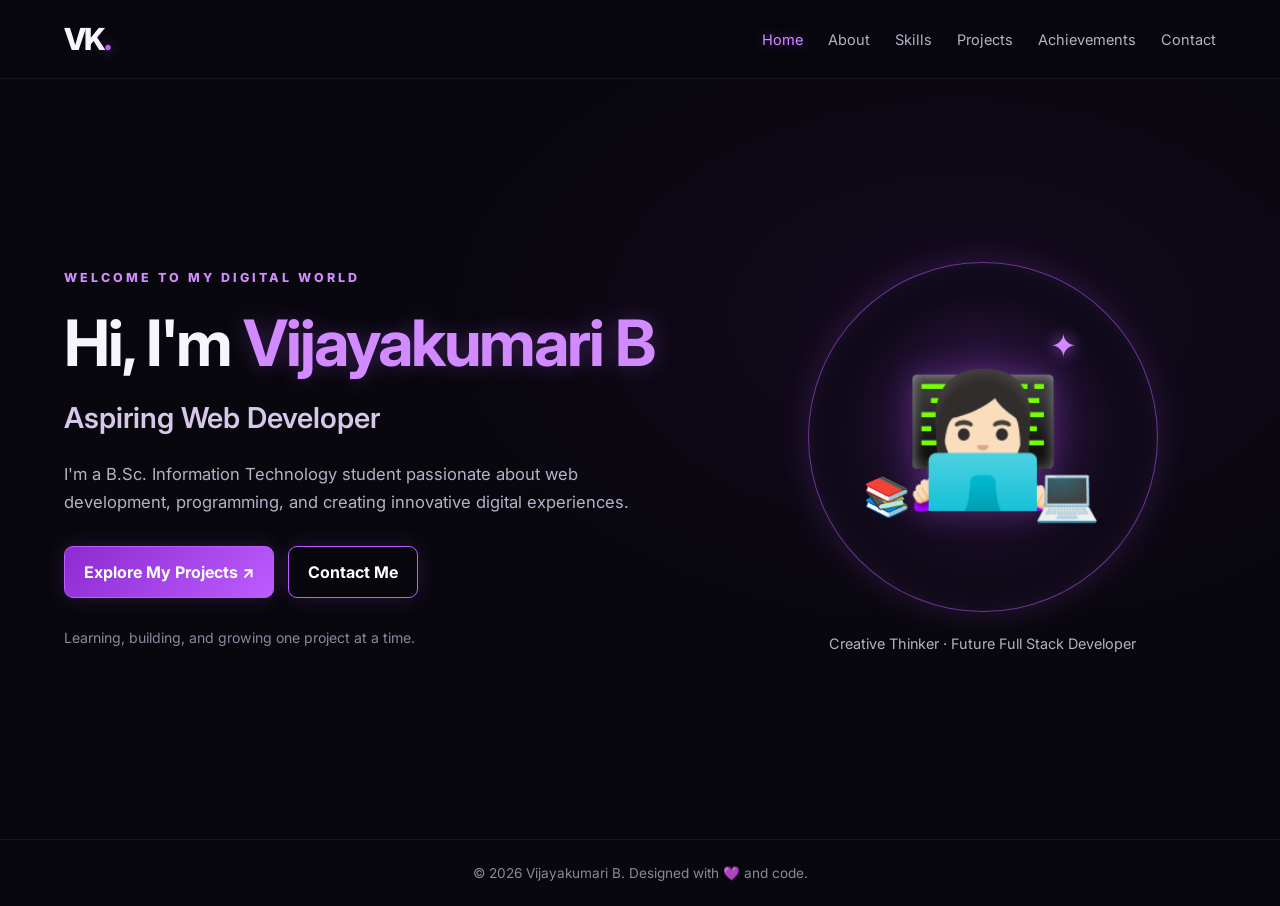
<file: index.html>
<!DOCTYPE html>
<html lang="en">
<head>
    <meta charset="UTF-8">
    <meta name="viewport" content="width=device-width, initial-scale=1.0">

    <title>Vijayakumari | Portfolio</title>

    <link rel="stylesheet" href="style.css">
    <script src="script.js" defer></script>
</head>

<body>

<header class="site-header">
    <nav class="navbar">

        <a href="index.html" class="logo">VK<span>.</span></a>

        <button class="menu-toggle" aria-label="Open navigation"
                aria-expanded="false">☰</button>

        <ul class="nav-links">
            <li><a href="index.html" class="active">Home</a></li>
            <li><a href="about.html">About</a></li>
            <li><a href="skills.html">Skills</a></li>
            <li><a href="projects.html">Projects</a></li>
            <li><a href="achievements.html">Achievements</a></li>
            <li><a href="contact.html">Contact</a></li>
        </ul>

    </nav>
</header>

<main class="hero">

    <section class="hero-text">

        <p class="eyebrow">WELCOME TO MY DIGITAL WORLD</p>

        <h1>
            Hi, I'm <span>Vijayakumari B</span>
        </h1>

        <h2>Aspiring Web Developer</h2>

        <p class="intro">
            I'm a B.Sc. Information Technology student passionate about
            web development, programming, and creating innovative
            digital experiences.
        </p>

        <div class="button-row">

            <a href="projects.html" class="btn">
                Explore My Projects ↗
            </a>

            <a href="contact.html" class="btn btn-outline">
                Contact Me
            </a>

        </div>

        <p class="small-note">
            Learning, building, and growing one project at a time.
        </p>

    </section>

    <section class="hero-art">

        <div class="glow-ring">

            <div class="student-illustration">

                <div class="moon">✦</div>
                <div class="student">👩🏻‍💻</div>
                <div class="laptop">💻</div>
                <div class="book">📚</div>

            </div>

        </div>

        <p class="art-caption">
            Creative Thinker · Future Full Stack Developer
        </p>

    </section>

</main>

<footer class="footer">
    <p>
        © <span class="year"></span> Vijayakumari B.
        Designed with 💜 and code.
    </p>
</footer>

</body>
</html>
</file>
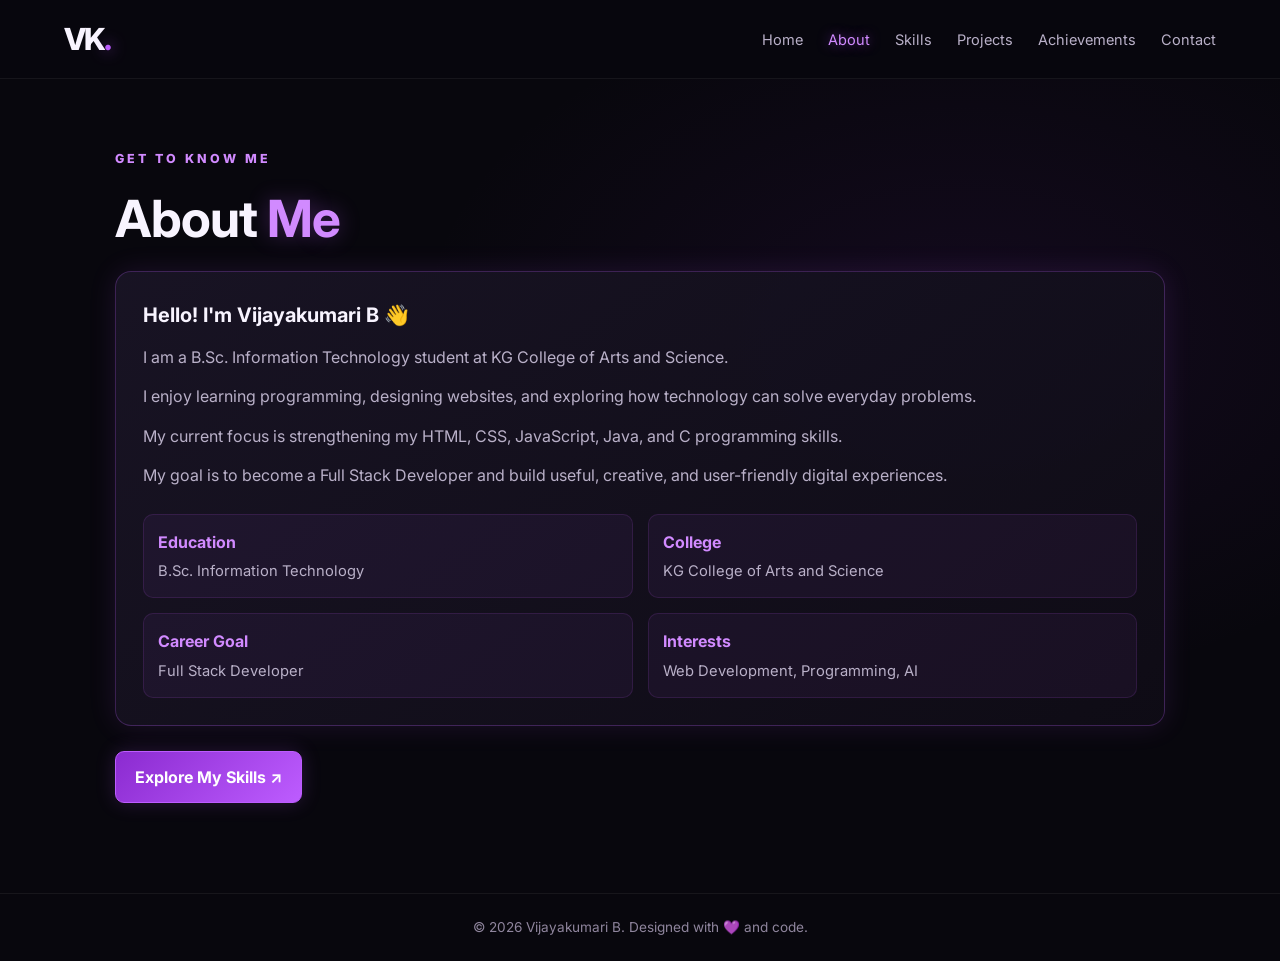
<file: about.html>
<!DOCTYPE html>
<html lang="en">
<head>
    <meta charset="UTF-8">
    <meta name="viewport" content="width=device-width, initial-scale=1.0">

    <title>About Me | Vijayakumari</title>

    <link rel="stylesheet" href="style.css">
    <script src="script.js" defer></script>
</head>

<body>

<header class="site-header">
    <nav class="navbar">

        <a href="index.html" class="logo">VK<span>.</span></a>

        <button class="menu-toggle" aria-label="Open navigation"
                aria-expanded="false">☰</button>

        <ul class="nav-links">
            <li><a href="index.html">Home</a></li>
            <li><a href="about.html" class="active">About</a></li>
            <li><a href="skills.html">Skills</a></li>
            <li><a href="projects.html">Projects</a></li>
            <li><a href="achievements.html">Achievements</a></li>
            <li><a href="contact.html">Contact</a></li>
        </ul>

    </nav>
</header>

<main class="page-content">

    <p class="eyebrow">GET TO KNOW ME</p>

    <h1>About <span>Me</span></h1>

    <div class="content-card">

        <h2>Hello! I'm Vijayakumari B 👋</h2>

        <p>
            I am a B.Sc. Information Technology student at
            KG College of Arts and Science.
        </p>

        <p>
            I enjoy learning programming, designing websites,
            and exploring how technology can solve everyday problems.
        </p>

        <p>
            My current focus is strengthening my HTML, CSS,
            JavaScript, Java, and C programming skills.
        </p>

        <p>
            My goal is to become a Full Stack Developer and build
            useful, creative, and user-friendly digital experiences.
        </p>

        <div class="info-grid">

            <div>
                <strong>Education</strong>
                <span>B.Sc. Information Technology</span>
            </div>

            <div>
                <strong>College</strong>
                <span>KG College of Arts and Science</span>
            </div>

            <div>
                <strong>Career Goal</strong>
                <span>Full Stack Developer</span>
            </div>

            <div>
                <strong>Interests</strong>
                <span>Web Development, Programming, AI</span>
            </div>

        </div>

    </div>

    <a href="skills.html" class="btn page-button">
        Explore My Skills ↗
    </a>

</main>

<footer class="footer">
    <p>© <span class="year"></span> Vijayakumari B. Designed with 💜 and code.</p>
</footer>

</body>
</html>
</file>
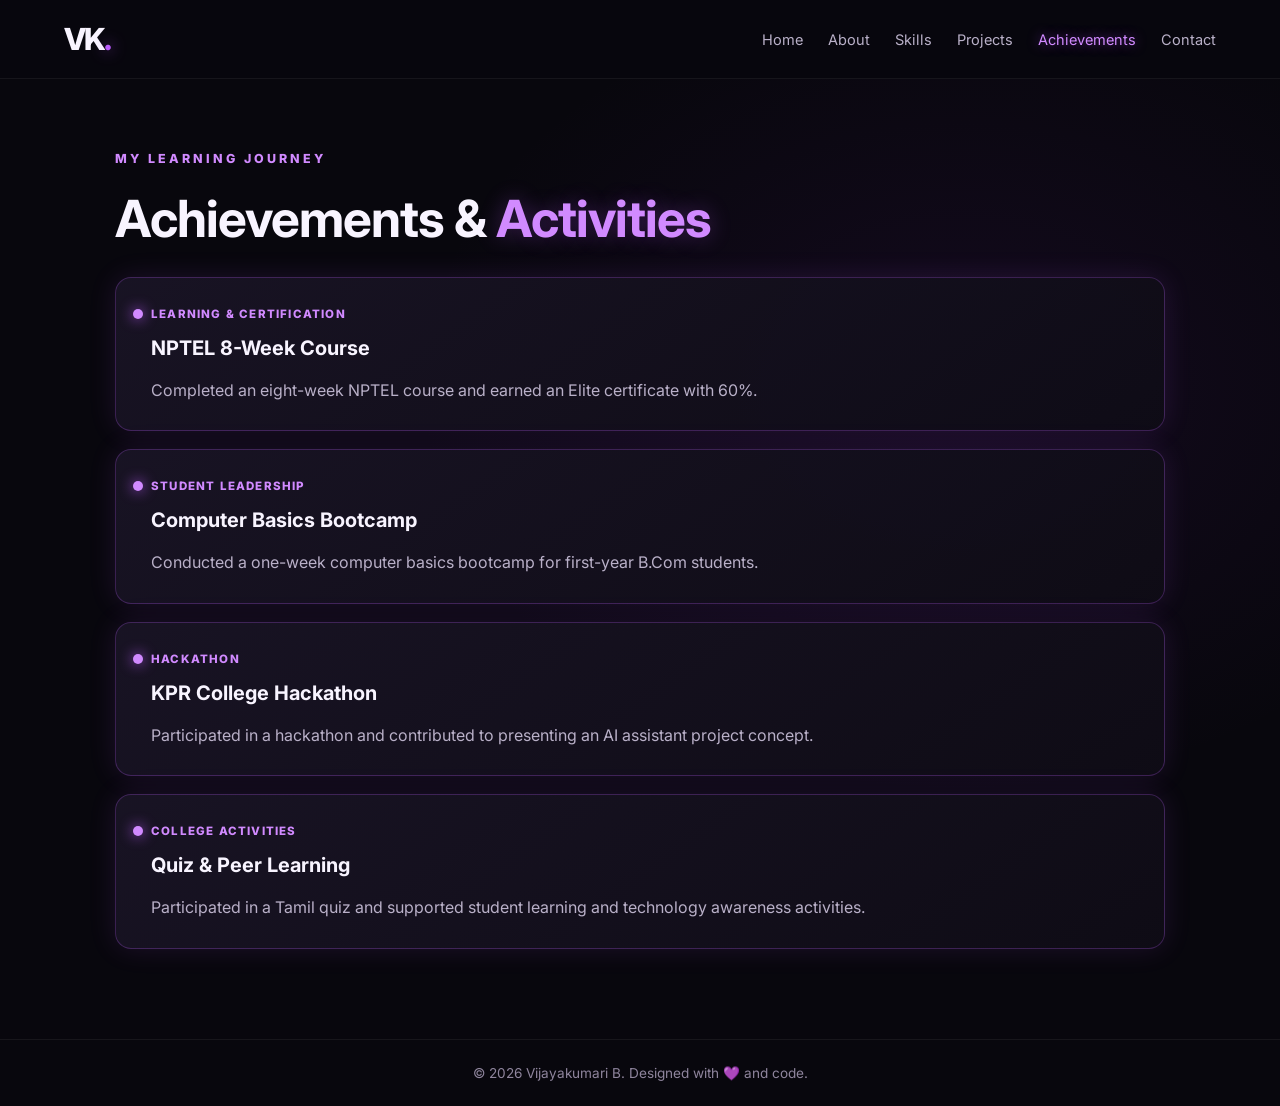
<file: achievements.html>
<!DOCTYPE html>
<html lang="en">
<head>
    <meta charset="UTF-8">
    <meta name="viewport" content="width=device-width, initial-scale=1.0">

    <title>Achievements | Vijayakumari</title>

    <link rel="stylesheet" href="style.css">
    <script src="script.js" defer></script>
</head>

<body>

<header class="site-header">
    <nav class="navbar">

        <a href="index.html" class="logo">VK<span>.</span></a>

        <button class="menu-toggle" aria-label="Open navigation"
                aria-expanded="false">☰</button>

        <ul class="nav-links">
            <li><a href="index.html">Home</a></li>
            <li><a href="about.html">About</a></li>
            <li><a href="skills.html">Skills</a></li>
            <li><a href="projects.html">Projects</a></li>
            <li><a href="achievements.html" class="active">Achievements</a></li>
            <li><a href="contact.html">Contact</a></li>
        </ul>

    </nav>
</header>

<main class="page-content">

    <p class="eyebrow">MY LEARNING JOURNEY</p>

    <h1>Achievements & <span>Activities</span></h1>

    <div class="timeline">

        <article class="content-card timeline-item">
            <span class="timeline-dot"></span>
            <p class="tag">Learning & Certification</p>
            <h2>NPTEL 8-Week Course</h2>
            <p>
                Completed an eight-week NPTEL course and earned
                an Elite certificate with 60%.
            </p>
        </article>

        <article class="content-card timeline-item">
            <span class="timeline-dot"></span>
            <p class="tag">Student Leadership</p>
            <h2>Computer Basics Bootcamp</h2>
            <p>
                Conducted a one-week computer basics bootcamp
                for first-year B.Com students.
            </p>
        </article>

        <article class="content-card timeline-item">
            <span class="timeline-dot"></span>
            <p class="tag">Hackathon</p>
            <h2>KPR College Hackathon</h2>
            <p>
                Participated in a hackathon and contributed to
                presenting an AI assistant project concept.
            </p>
        </article>

        <article class="content-card timeline-item">
            <span class="timeline-dot"></span>
            <p class="tag">College Activities</p>
            <h2>Quiz & Peer Learning</h2>
            <p>
                Participated in a Tamil quiz and supported
                student learning and technology awareness activities.
            </p>
        </article>

    </div>

</main>

<footer class="footer">
    <p>© <span class="year"></span> Vijayakumari B. Designed with 💜 and code.</p>
</footer>

</body>
</html>
</file>
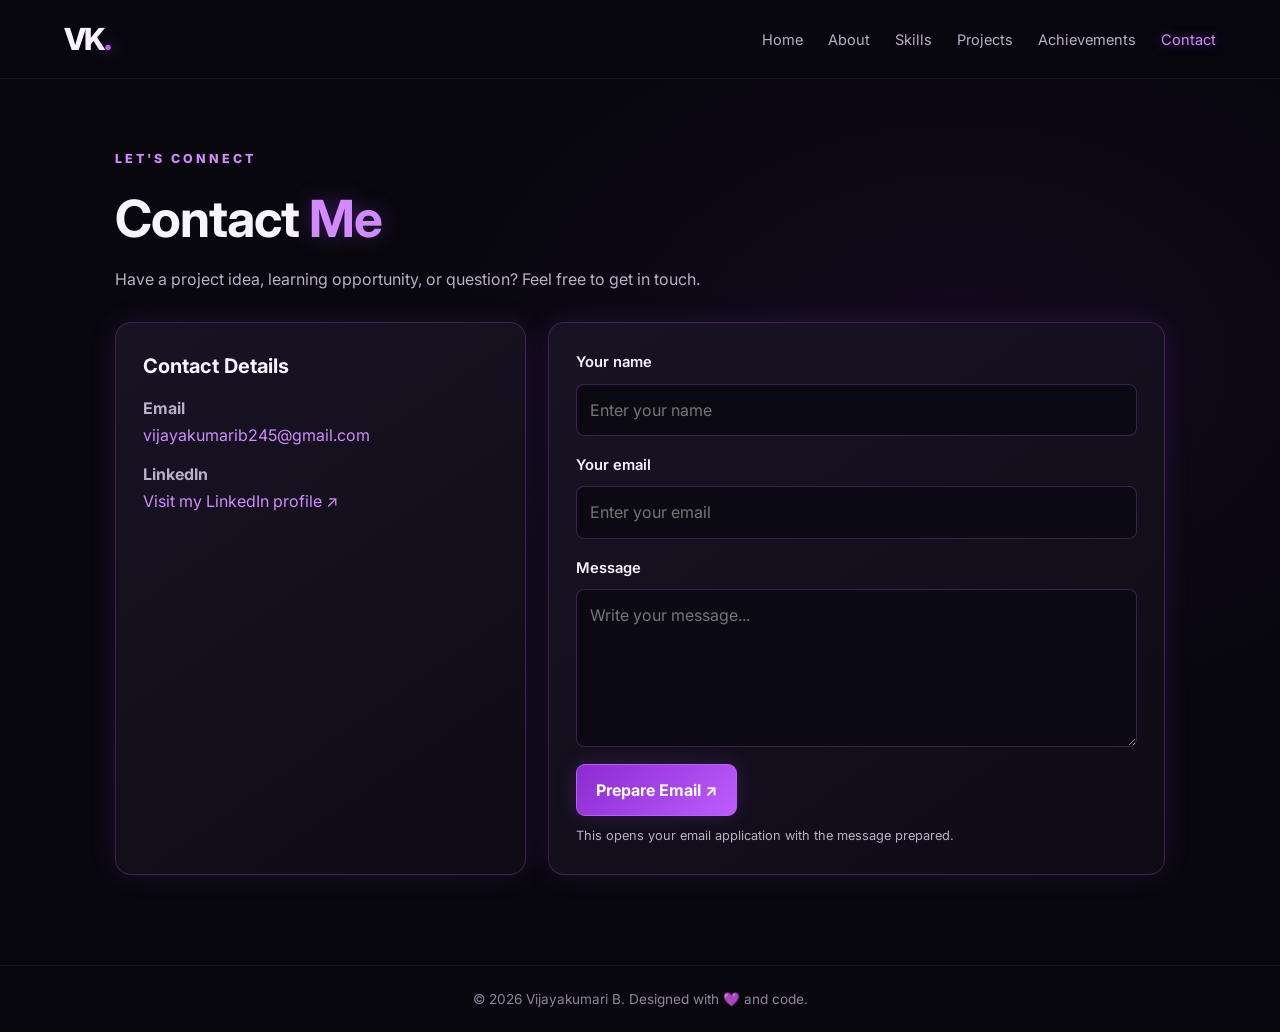
<file: contact.html>
<!DOCTYPE html>
<html lang="en">
<head>
    <meta charset="UTF-8">
    <meta name="viewport" content="width=device-width, initial-scale=1.0">

    <title>Contact | Vijayakumari</title>

    <link rel="stylesheet" href="style.css">
    <script src="script.js" defer></script>
</head>

<body>

<header class="site-header">
    <nav class="navbar">

        <a href="index.html" class="logo">VK<span>.</span></a>

        <button class="menu-toggle" aria-label="Open navigation"
                aria-expanded="false">☰</button>

        <ul class="nav-links">
            <li><a href="index.html">Home</a></li>
            <li><a href="about.html">About</a></li>
            <li><a href="skills.html">Skills</a></li>
            <li><a href="projects.html">Projects</a></li>
            <li><a href="achievements.html">Achievements</a></li>
            <li><a href="contact.html" class="active">Contact</a></li>
        </ul>

    </nav>
</header>

<main class="page-content">

    <p class="eyebrow">LET'S CONNECT</p>

    <h1>Contact <span>Me</span></h1>

    <p class="page-lead">
        Have a project idea, learning opportunity, or question?
        Feel free to get in touch.
    </p>

    <div class="contact-layout">

        <section class="content-card">

            <h2>Contact Details</h2>

            <p>
                <strong>Email</strong><br>
                <a href="mailto:vijayakumarib245@gmail.com">
                    vijayakumarib245@gmail.com
                </a>
            </p>

            <p>
                <strong>LinkedIn</strong><br>
                <a href="https://www.linkedin.com/in/vijayakumari-boopathy-129a94414/"
                   target="_blank" rel="noopener noreferrer">
                    Visit my LinkedIn profile ↗
                </a>
            </p>

        </section>

        <form class="content-card contact-form" id="contactForm">

            <label for="name">Your name</label>
            <input type="text" id="name" name="name"
                   placeholder="Enter your name" required>

            <label for="email">Your email</label>
            <input type="email" id="email" name="email"
                   placeholder="Enter your email" required>

            <label for="message">Message</label>
            <textarea id="message" name="message" rows="5"
                      placeholder="Write your message..." required></textarea>

            <button type="submit" class="btn">Prepare Email ↗</button>

            <p class="form-note">
                This opens your email application with the message prepared.
            </p>

        </form>

    </div>

</main>

<footer class="footer">
    <p>© <span class="year"></span> Vijayakumari B. Designed with 💜 and code.</p>
</footer>

</body>
</html>
</file>
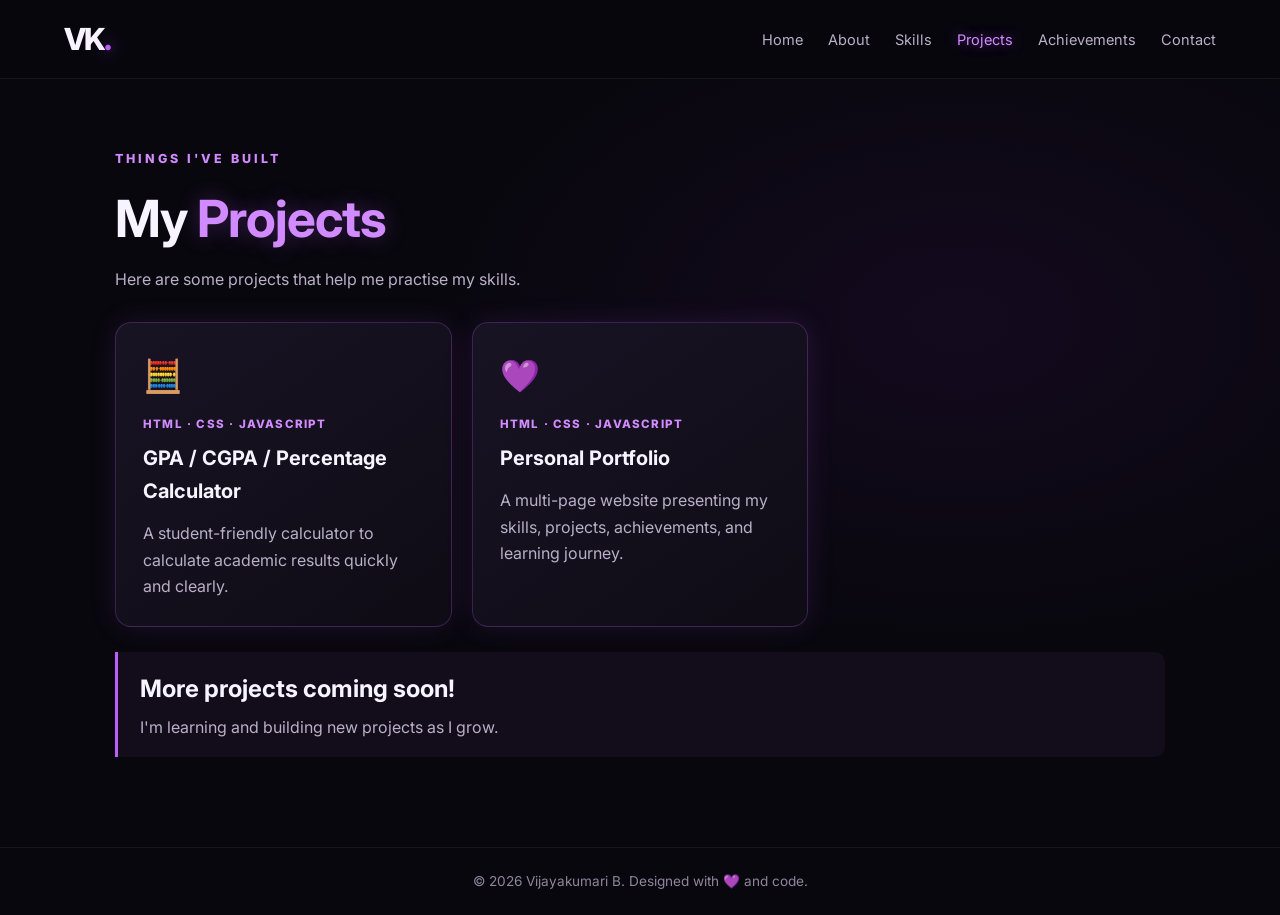
<file: projects.html>
<!DOCTYPE html>
<html lang="en">
<head>
    <meta charset="UTF-8">
    <meta name="viewport" content="width=device-width, initial-scale=1.0">

    <title>Projects | Vijayakumari</title>

    <link rel="stylesheet" href="style.css">
    <script src="script.js" defer></script>
</head>

<body>

<header class="site-header">
    <nav class="navbar">

        <a href="index.html" class="logo">VK<span>.</span></a>

        <button class="menu-toggle" aria-label="Open navigation"
                aria-expanded="false">☰</button>

        <ul class="nav-links">
            <li><a href="index.html">Home</a></li>
            <li><a href="about.html">About</a></li>
            <li><a href="skills.html">Skills</a></li>
            <li><a href="projects.html" class="active">Projects</a></li>
            <li><a href="achievements.html">Achievements</a></li>
            <li><a href="contact.html">Contact</a></li>
        </ul>

    </nav>
</header>

<main class="page-content">

    <p class="eyebrow">THINGS I'VE BUILT</p>

    <h1>My <span>Projects</span></h1>

    <p class="page-lead">
        Here are some projects that help me practise my skills.
    </p>

    <div class="card-grid">

        <article class="content-card project-card">
            <div class="card-icon">🧮</div>
            <p class="tag">HTML · CSS · JavaScript</p>
            <h2>GPA / CGPA / Percentage Calculator</h2>
            <p>
                A student-friendly calculator to calculate academic
                results quickly and clearly.
            </p>
        </article>

        

        <article class="content-card project-card">
            <div class="card-icon">💜</div>
            <p class="tag">HTML · CSS · JavaScript</p>
            <h2>Personal Portfolio</h2>
            <p>
                A multi-page website presenting my skills,
                projects, achievements, and learning journey.
            </p>
        </article>

    </div>

    <div class="callout">
        <h2>More projects coming soon!</h2>
        <p>I'm learning and building new projects as I grow.</p>
    </div>

</main>

<footer class="footer">
    <p>© <span class="year"></span> Vijayakumari B. Designed with 💜 and code.</p>
</footer>

</body>
</html>
</file>
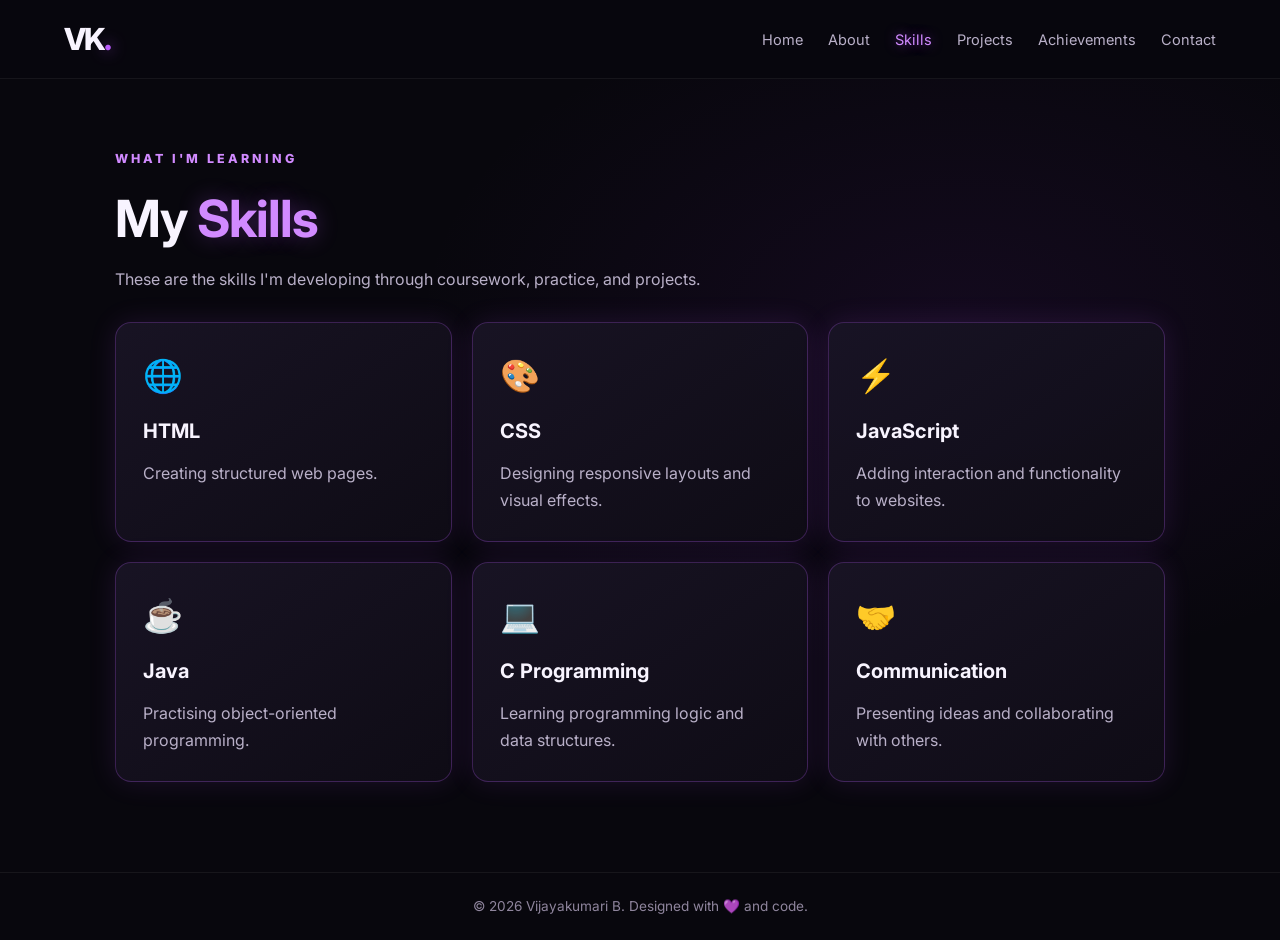
<file: skills.html>
<!DOCTYPE html>
<html lang="en">
<head>
    <meta charset="UTF-8">
    <meta name="viewport" content="width=device-width, initial-scale=1.0">

    <title>Skills | Vijayakumari</title>

    <link rel="stylesheet" href="style.css">
    <script src="script.js" defer></script>
</head>

<body>

<header class="site-header">
    <nav class="navbar">

        <a href="index.html" class="logo">VK<span>.</span></a>

        <button class="menu-toggle" aria-label="Open navigation"
                aria-expanded="false">☰</button>

        <ul class="nav-links">
            <li><a href="index.html">Home</a></li>
            <li><a href="about.html">About</a></li>
            <li><a href="skills.html" class="active">Skills</a></li>
            <li><a href="projects.html">Projects</a></li>
            <li><a href="achievements.html">Achievements</a></li>
            <li><a href="contact.html">Contact</a></li>
        </ul>

    </nav>
</header>

<main class="page-content">

    <p class="eyebrow">WHAT I'M LEARNING</p>

    <h1>My <span>Skills</span></h1>

    <p class="page-lead">
        These are the skills I'm developing through coursework,
        practice, and projects.
    </p>

    <div class="card-grid">

        <article class="content-card skill-card">
            <div class="card-icon">🌐</div>
            <h2>HTML</h2>
            <p>Creating structured web pages.</p>
        </article>

        <article class="content-card skill-card">
            <div class="card-icon">🎨</div>
            <h2>CSS</h2>
            <p>Designing responsive layouts and visual effects.</p>
        </article>

        <article class="content-card skill-card">
            <div class="card-icon">⚡</div>
            <h2>JavaScript</h2>
            <p>Adding interaction and functionality to websites.</p>
        </article>

        <article class="content-card skill-card">
            <div class="card-icon">☕</div>
            <h2>Java</h2>
            <p>Practising object-oriented programming.</p>
        </article>

        <article class="content-card skill-card">
            <div class="card-icon">💻</div>
            <h2>C Programming</h2>
            <p>Learning programming logic and data structures.</p>
        </article>

        <article class="content-card skill-card">
            <div class="card-icon">🤝</div>
            <h2>Communication</h2>
            <p>Presenting ideas and collaborating with others.</p>
        </article>

    </div>

</main>

<footer class="footer">
    <p>© <span class="year"></span> Vijayakumari B. Designed with 💜 and code.</p>
</footer>

</body>
</html>
</file>
<file: style.css>
@import url('https://fonts.googleapis.com/css2?family=Inter:wght@400;500;600;700;800&display=swap');

:root {
    --bg: #08070d;
    --panel: #12101b;
    --purple: #bd5cff;
    --purple-bright: #d18aff;
    --text: #f8f4ff;
    --muted: #b9b0c8;
    --border: rgba(189, 92, 255, 0.25);
}

* {
    box-sizing: border-box;
    margin: 0;
    padding: 0;
}

html {
    scroll-behavior: auto;
}

body {
    min-height: 100vh;
    background:
        radial-gradient(ellipse at 75% 35%, rgba(98, 30, 145, 0.13), transparent 40%),
        var(--bg);
    color: var(--text);
    font-family: 'Inter', Arial, sans-serif;
    line-height: 1.65;
}

a {
    color: inherit;
    text-decoration: none;
}



.site-header {
    border-bottom: 1px solid rgba(255, 255, 255, 0.06);
    background: rgba(8, 7, 13, 0.96);
}

.navbar {
    width: min(1180px, 90%);
    min-height: 78px;
    margin: auto;
    display: flex;
    align-items: center;
    justify-content: space-between;
    gap: 24px;
}

.logo {
    color: var(--text);
    font-size: 1.9rem;
    font-weight: 800;
    letter-spacing: -2px;
}

.logo span {
    color: var(--purple);
    text-shadow: 0 0 15px var(--purple);
}

.nav-links {
    list-style: none;
    display: flex;
    align-items: center;
    gap: 25px;
}

.nav-links a {
    color: var(--muted);
    font-size: 0.91rem;
    transition: color 0.2s, text-shadow 0.2s;
}

.nav-links a:hover,
.nav-links a.active {
    color: var(--purple-bright);
    text-shadow: 0 0 12px rgba(189, 92, 255, 0.55);
}

.menu-toggle {
    display: none;
    color: var(--purple-bright);
    background: transparent;
    border: 1px solid var(--border);
    border-radius: 8px;
    padding: 7px 11px;
    font-size: 1.4rem;
    cursor: pointer;
}



.hero {
    width: min(1180px, 90%);
    min-height: calc(100vh - 140px);
    margin: auto;
    display: grid;
    grid-template-columns: 1.15fr 0.85fr;
    align-items: center;
    gap: 55px;
    padding: 65px 0;
}

.eyebrow {
    color: var(--purple-bright);
    font-size: 0.78rem;
    font-weight: 800;
    letter-spacing: 3px;
    margin-bottom: 18px;
}

.hero h1 {
    font-size: clamp(2.6rem, 5vw, 4.4rem);
    line-height: 1.12;
    letter-spacing: -2px;
    margin-bottom: 15px;
}

.hero h1 span,
.page-content h1 span {
    color: var(--purple-bright);
    text-shadow: 0 0 22px rgba(189, 92, 255, 0.3);
}

.hero h2 {
    font-size: clamp(1.25rem, 2.4vw, 1.8rem);
    color: #d7c8e9;
    font-weight: 600;
    margin-bottom: 20px;
}

.intro {
    max-width: 590px;
    color: var(--muted);
    font-size: 1.04rem;
}

.button-row {
    display: flex;
    flex-wrap: wrap;
    gap: 14px;
    margin-top: 30px;
}

.btn {
    display: inline-flex;
    justify-content: center;
    align-items: center;
    gap: 8px;
    border: 1px solid var(--purple);
    border-radius: 9px;
    padding: 12px 19px;
    color: white;
    background: linear-gradient(135deg, #8b2bd0, #bd5cff);
    font: inherit;
    font-weight: 700;
    cursor: pointer;
    box-shadow: 0 0 20px rgba(189, 92, 255, 0.18);
    transition: transform 0.2s, box-shadow 0.2s;
}

.btn:hover {
    transform: translateY(-2px);
    box-shadow: 0 0 28px rgba(189, 92, 255, 0.38);
}

.btn-outline {
    background: transparent;
}

.small-note {
    margin-top: 28px;
    color: #8f859d;
    font-size: 0.88rem;
}

/* STUDENT ILLUSTRATION */

.hero-art {
    display: flex;
    flex-direction: column;
    align-items: center;
    gap: 20px;
}

.glow-ring {
    width: min(350px, 75vw);
    aspect-ratio: 1;
    border-radius: 50%;
    display: grid;
    place-items: center;
    border: 1px solid rgba(189, 92, 255, 0.55);
    background: radial-gradient(circle, rgba(138, 43, 209, 0.22), rgba(12, 9, 19, 0.95) 68%);
    box-shadow: 0 0 35px rgba(189, 92, 255, 0.18),
                inset 0 0 35px rgba(189, 92, 255, 0.12);
}

.student-illustration {
    position: relative;
    width: 82%;
    height: 82%;
    display: grid;
    place-items: center;
    border-radius: 50%;
    background: radial-gradient(circle at 50% 45%, rgba(189, 92, 255, 0.13), transparent 60%);
}

.student {
    font-size: clamp(5rem, 11vw, 8rem);
    filter: drop-shadow(0 0 15px rgba(189, 92, 255, 0.3));
}

.laptop {
    position: absolute;
    font-size: 3.3rem;
    bottom: 15%;
    right: 9%;
}

.book {
    position: absolute;
    font-size: 2.4rem;
    bottom: 18%;
    left: 8%;
}

.moon {
    position: absolute;
    top: 9%;
    right: 17%;
    font-size: 2rem;
    color: var(--purple-bright);
    text-shadow: 0 0 16px var(--purple);
}

.art-caption {
    color: var(--muted);
    font-size: 0.9rem;
    text-align: center;
}

/* OTHER PAGES */

.page-content {
    width: min(1050px, 90%);
    min-height: calc(100vh - 140px);
    margin: auto;
    padding: 70px 0 90px;
}

.page-content h1 {
    font-size: clamp(2.3rem, 4vw, 3.4rem);
    line-height: 1.2;
    margin-bottom: 22px;
    letter-spacing: -1px;
}

.page-lead {
    color: var(--muted);
    max-width: 720px;
    margin: -5px 0 30px;
}

.content-card {
    background: linear-gradient(145deg, rgba(25, 20, 37, 0.96), rgba(15, 12, 22, 0.96));
    border: 1px solid var(--border);
    border-radius: 16px;
    padding: 27px;
    box-shadow: 0 0 28px rgba(189, 92, 255, 0.12);
}

.content-card h2 {
    font-size: 1.25rem;
    margin-bottom: 12px;
}

.content-card p {
    color: var(--muted);
    margin-bottom: 13px;
}

.content-card p:last-child {
    margin-bottom: 0;
}

.info-grid {
    display: grid;
    grid-template-columns: repeat(2, minmax(0, 1fr));
    gap: 15px;
    margin-top: 25px;
}

.info-grid div {
    background: rgba(189, 92, 255, 0.06);
    border: 1px solid rgba(189, 92, 255, 0.13);
    border-radius: 10px;
    padding: 14px;
}

.info-grid strong,
.info-grid span {
    display: block;
}

.info-grid strong {
    color: var(--purple-bright);
    margin-bottom: 4px;
}

.info-grid span {
    color: var(--muted);
    font-size: 0.92rem;
}

.page-button {
    margin-top: 25px;
}



.card-grid {
    display: grid;
    grid-template-columns: repeat(3, minmax(0, 1fr));
    gap: 20px;
    margin-top: 28px;
}

.skill-card,
.project-card {
    min-height: 220px;
    transition: transform 0.2s, border-color 0.2s;
}

.skill-card:hover,
.project-card:hover {
    transform: translateY(-5px);
    border-color: rgba(209, 138, 255, 0.7);
}

.card-icon {
    font-size: 2rem;
    margin-bottom: 12px;
}

.tag {
    color: var(--purple-bright) !important;
    text-transform: uppercase;
    font-size: 0.72rem;
    font-weight: 800;
    letter-spacing: 1.2px;
    margin-bottom: 8px !important;
}

/* PROJECTS CALLOUT */

.callout {
    margin-top: 25px;
    border-left: 3px solid var(--purple);
    padding: 17px 22px;
    background: rgba(189, 92, 255, 0.06);
    border-radius: 0 10px 10px 0;
}

.callout h2 {
    margin-bottom: 5px;
}

.callout p {
    color: var(--muted);
}


.timeline {
    display: grid;
    gap: 18px;
    margin-top: 28px;
}

.timeline-item {
    position: relative;
    padding-left: 35px;
}

.timeline-dot {
    position: absolute;
    left: 17px;
    top: 31px;
    width: 10px;
    height: 10px;
    background: var(--purple-bright);
    border-radius: 50%;
    box-shadow: 0 0 14px var(--purple);
}

/* CONTACT PAGE */

.contact-layout {
    display: grid;
    grid-template-columns: 0.8fr 1.2fr;
    gap: 22px;
    margin-top: 28px;
}

.contact-layout a {
    color: var(--purple-bright);
    overflow-wrap: anywhere;
}

.contact-layout a:hover {
    text-decoration: underline;
}

.contact-form {
    display: flex;
    flex-direction: column;
    gap: 9px;
}

.contact-form label {
    font-weight: 600;
    font-size: 0.92rem;
}

.contact-form input,
.contact-form textarea {
    width: 100%;
    color: var(--text);
    background: #0b0911;
    border: 1px solid rgba(189, 92, 255, 0.28);
    border-radius: 8px;
    padding: 12px 13px;
    font: inherit;
    outline: none;
    margin-bottom: 8px;
}

.contact-form input:focus,
.contact-form textarea:focus {
    border-color: var(--purple-bright);
    box-shadow: 0 0 0 3px rgba(189, 92, 255, 0.1);
}

.contact-form textarea {
    resize: vertical;
}

.contact-form .btn {
    align-self: flex-start;
}

.form-note {
    font-size: 0.8rem;
}



.footer {
    text-align: center;
    color: #8f859d;
    padding: 22px 5%;
    border-top: 1px solid rgba(255, 255, 255, 0.06);
    font-size: 0.85rem;
}


@media (max-width: 900px) {

    .navbar {
        width: 92%;
    }

    .menu-toggle {
        display: block;
    }

    .nav-links {
        display: none;
        position: absolute;
        z-index: 10;
        top: 72px;
        left: 4%;
        right: 4%;
        padding: 18px;
        background: #100d18;
        border: 1px solid var(--border);
        border-radius: 12px;
        flex-direction: column;
        align-items: stretch;
        gap: 0;
        box-shadow: 0 0 28px rgba(189, 92, 255, 0.18);
    }

    .nav-links.open {
        display: flex;
    }

    .nav-links a {
        display: block;
        padding: 10px 8px;
    }

    .hero {
        grid-template-columns: 1fr;
        text-align: center;
        gap: 40px;
        padding: 55px 0;
    }

    .intro {
        margin: auto;
    }

    .button-row {
        justify-content: center;
    }

    .hero-art {
        grid-row: 1;
    }

    .glow-ring {
        width: min(280px, 65vw);
    }

    .card-grid {
        grid-template-columns: repeat(2, minmax(0, 1fr));
    }
}

@media (max-width: 600px) {

    .page-content {
        padding-top: 48px;
    }

    .card-grid,
    .contact-layout,
    .info-grid {
        grid-template-columns: 1fr;
    }

    .content-card {
        padding: 21px;
    }

    .hero h1 {
        letter-spacing: -1px;
    }

    .button-row .btn {
        width: 100%;
    }
}
</file>
